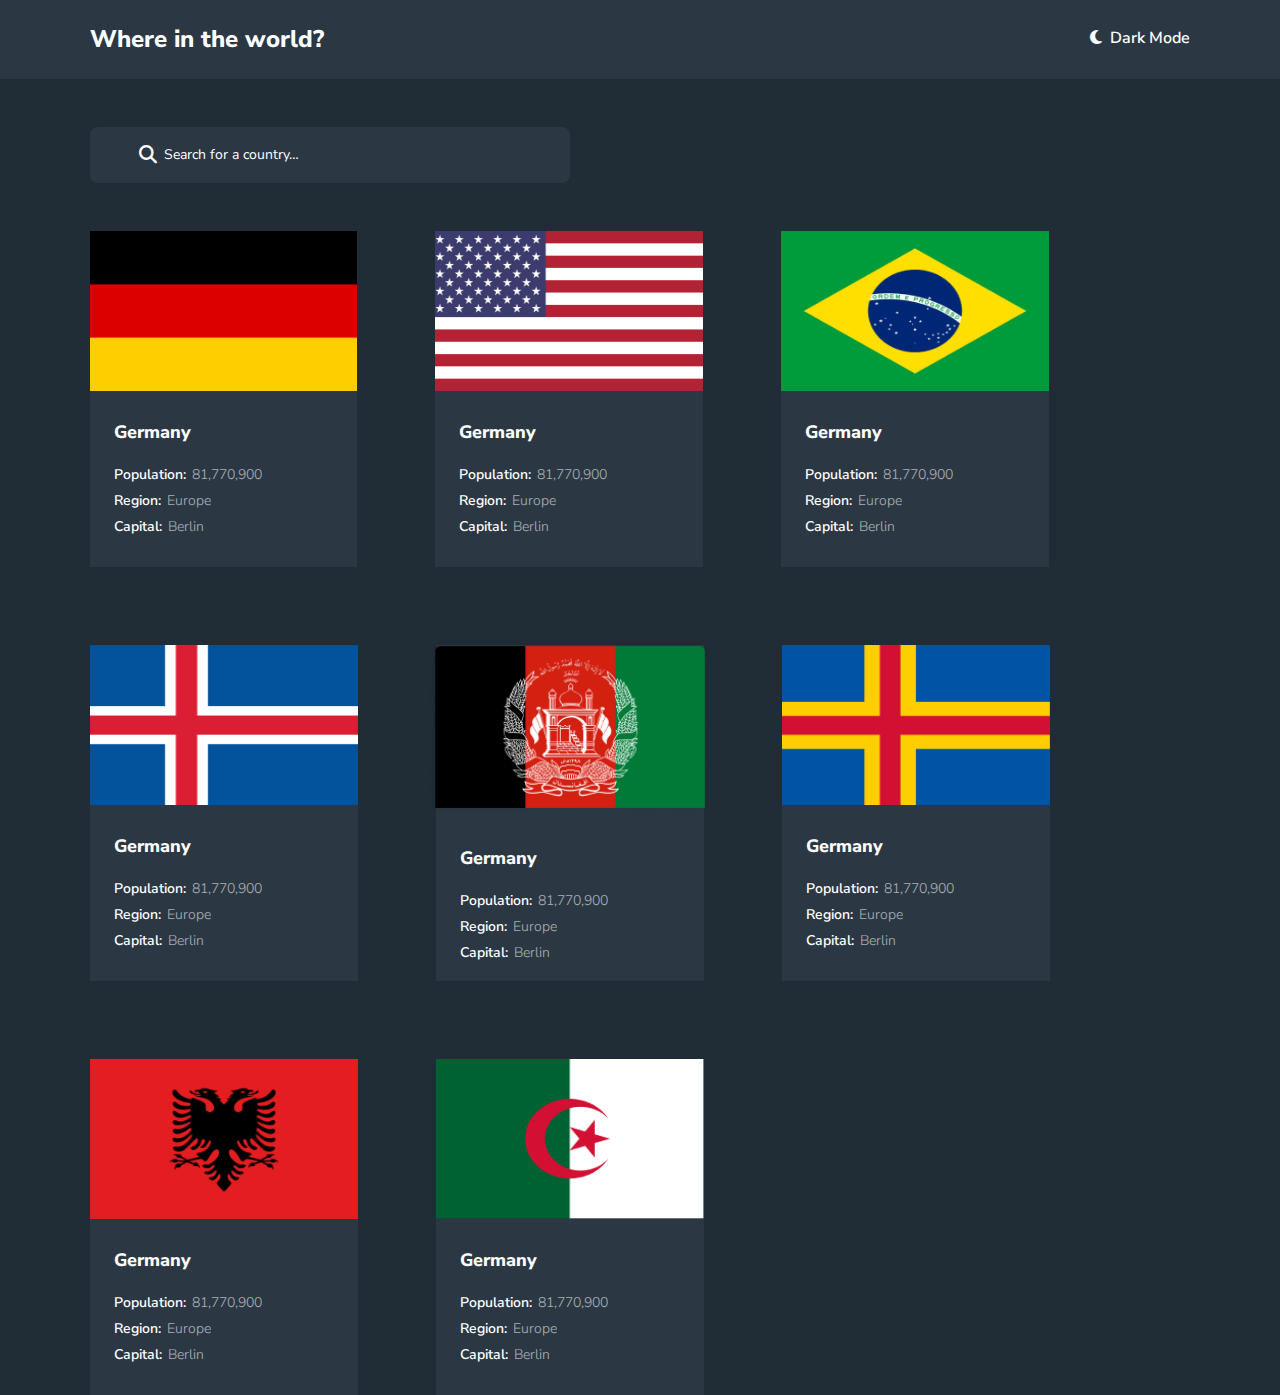
<file: index.html>
<!DOCTYPE html>
<html lang="en">
<head>
    <meta charset="UTF-8">
    <meta name="viewport" content="width=device-width, initial-scale=1.0">
    <title>World | Hasan</title>
    <link rel="stylesheet" href="style.css">
    <link rel="stylesheet" href="https://cdnjs.cloudflare.com/ajax/libs/font-awesome/6.5.2/css/all.min.css">
</head>
<body>
    <nav>
        <div class="container">
            <div class="nav-row">
                <div class="nav-left">
                    <h4>
                        Where in the world?
                    </h4>
                </div>
                <div class="nav-right">
                    <button>
                        <div class="nav-btn-row">
                            <div class="btn-left">
                                <div class="moon-icon">
                                    <i class="fa-solid fa-moon"></i>
                                </div>
                            </div>
                            <div class="btn-right">
                                Dark Mode
                            </div>
                        </div>
                    </button>
                </div>
            </div>
        </div>
    </nav>
    <header>
        <div class="container">
            <div class="search-icon">
                <i class="fa-solid fa-magnifying-glass"></i>
            </div>
            <div class="search">
                <input type="search" name="search" id="search" placeholder="Search for a country…">
            </div>
        </div>
    </header>
    <main>
        <div class="container">
            <div class="row">
                <div class="col">
                    <a href="germany.html">
                        <div class="card">
                            <div class="card-flag">
                                <img src="img/1280px-Flag_of_Germany.svg.png" alt="">
                            </div>
                            <h5>
                                Germany
                            </h5>
                            <p class="population">
                                Population: <span>81,770,900</span> 
                            </p>
                            <p class="region">
                                Region: <span>Europe</span>
                            </p>
                            <p class="capital">
                                Capital: <span>Berlin</span> 
                            </p>
                        </div>
                    </a>
                </div>
                <div class="col">
                    <a href="USA.html">
                        <div class="card">
                            <div class="card-flag">
                                <img style="width: 268px; height: 160px;" src="img/1280px-Flag_of_Germany.svg (1).png" alt="">
                            </div>
                            <h5>
                                Germany
                            </h5>
                            <p class="population">
                                Population: <span>81,770,900</span> 
                            </p>
                            <p class="region">
                                Region: <span>Europe</span>
                            </p>
                            <p class="capital">
                                Capital: <span>Berlin</span> 
                            </p>
                        </div>
                    </a>
                </div>
                <div class="col">
                    <a href="Brazil.html">
                        <div class="card">
                            <div class="card-flag">
                                <img style="width: 268px; height: 160px;" src="img/1280px-Flag_of_Germany.svg (2).png" alt="">
                            </div>
                            <h5>
                                Germany
                            </h5>
                            <p class="population">
                                Population: <span>81,770,900</span> 
                            </p>
                            <p class="region">
                                Region: <span>Europe</span>
                            </p>
                            <p class="capital">
                                Capital: <span>Berlin</span> 
                            </p>
                        </div>
                    </a>
                </div>
                <div class="col">
                    <a href="iceland.html">
                        <div class="card">
                            <div class="card-flag">
                                <img style="width: 268px; height: 160px;" src="img/1280px-Flag_of_Germany.svg (3).png" alt="">
                            </div>
                            <h5>
                                Germany
                            </h5>
                            <p class="population">
                                Population: <span>81,770,900</span> 
                            </p>
                            <p class="region">
                                Region: <span>Europe</span>
                            </p>
                            <p class="capital">
                                Capital: <span>Berlin</span> 
                            </p>
                        </div>
                    </a>
                </div>
                <div class="col">
                    <a href="afghanistan.html">
                        <div class="card">
                            <div class="card-flag">
                                <img style="margin-left: -10px; margin-top: -8px; width: 288px; height: 180px;" src="img/1280px-Flag_of_Germany.svg (4).png" alt="">
                            </div>
                            <h5>
                                Germany
                            </h5>
                            <p class="population">
                                Population: <span>81,770,900</span> 
                            </p>
                            <p class="region">
                                Region: <span>Europe</span>
                            </p>
                            <p class="capital">
                                Capital: <span>Berlin</span> 
                            </p>
                        </div>
                    </a>
                </div>
                <div class="col">
                    <a href="aland-islands.html">
                        <div class="card">
                            <div class="card-flag">
                                <img style="width: 268px; height: 160px;" src="img/1280px-Flag_of_Germany.svg (5).png" alt="">
                            </div>
                            <h5>
                                Germany
                            </h5>
                            <p class="population">
                                Population: <span>81,770,900</span> 
                            </p>
                            <p class="region">
                                Region: <span>Europe</span>
                            </p>
                            <p class="capital">
                                Capital: <span>Berlin</span> 
                            </p>
                        </div>
                    </a>
                </div>
                <div class="col">
                    <a href="albaniya.html">
                        <div class="card">
                            <div class="card-flag">
                                <img style="width: 268px; height: 160px;" src="img/1280px-Flag_of_Germany.svg (6).png" alt="">
                            </div>
                            <h5>
                                Germany
                            </h5>
                            <p class="population">
                                Population: <span>81,770,900</span> 
                            </p>
                            <p class="region">
                                Region: <span>Europe</span>
                            </p>
                            <p class="capital">
                                Capital: <span>Berlin</span> 
                            </p>
                        </div>
                    </a>
                </div>
                <div class="col">
                    <a href="algeriya.html">
                        <div class="card">
                            <div class="card-flag">
                                <img style="width: 268px; height: 160px;" src="img/1280px-Flag_of_Germany.svg (7).png" alt="">
                            </div>
                            <h5>
                                Germany
                            </h5>
                            <p class="population">
                                Population: <span>81,770,900</span> 
                            </p>
                            <p class="region">
                                Region: <span>Europe</span>
                            </p>
                            <p class="capital">
                                Capital: <span>Berlin</span> 
                            </p>
                        </div>
                    </a>
                </div>
            </div>
        </div>
    </main>
</body>
</html>
</file>
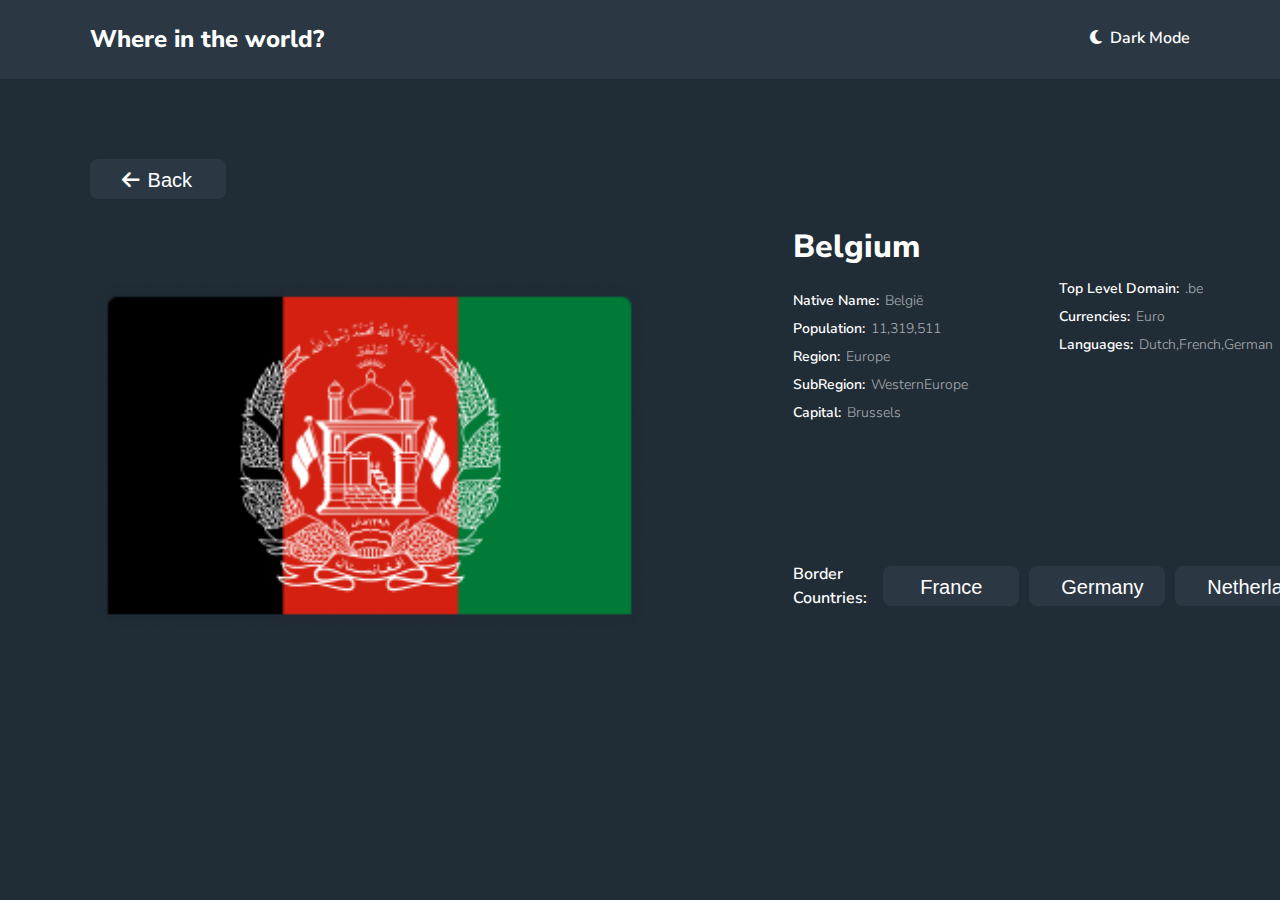
<file: afghanistan.html>
<!DOCTYPE html>
<html lang="en">
<head>
    <meta charset="UTF-8">
    <meta name="viewport" content="width=device-width, initial-scale=1.0">
    <title>Germany | Hasan</title>
    <link rel="stylesheet" href="flags.css">
    <link rel="stylesheet" href="https://cdnjs.cloudflare.com/ajax/libs/font-awesome/6.5.2/css/all.min.css">
</head>
<body>
    <nav>
        <div class="container">
            <div class="nav-row">
                <div class="nav-left">
                    <h4>
                        Where in the world?
                    </h4>
                </div>
                <div class="nav-right">
                    <button>
                        <div class="nav-btn-row">
                            <div class="btn-left">
                                <div class="moon-icon">
                                    <i class="fa-solid fa-moon"></i>
                                </div>
                            </div>
                            <div class="btn-right">
                                Dark Mode
                            </div>
                        </div>
                    </button>
                </div>
            </div>
        </div>
    </nav>
    <div class="container">
        <header>
            <a href="index.html">
                <button>
                    <div class="nav-btn-row">
                        <div class="btn-left">
                            <div class="moon-icon">
                                <i class="fa-solid fa-arrow-left"></i>
                            </div>
                        </div>
                        <div class="btn-right">
                            Back
                        </div>
                    </div>
                </button>
            </a>
            <main>
                <div class="row">
                    <div class="flag">
                        <img src="img/1280px-Flag_of_Germany.svg (4).png" alt="">
                    </div>
                    <div class="belgium">
                        <div class="left-belgium">
                            <h2>
                                Belgium
                            </h2>
                            <p class="native">
                                Native Name:<span>België</span> 
                            </p>
                            <p class="population">
                                Population:<span>11,319,511</span>
                            </p>
                            <p class="region">
                                Region: <span>Europe</span> 
                            </p>
                            <p class="sub-region">
                                SubRegion: <span>WesternEurope</span> 
                            </p>
                            <p class="capital">
                                Capital: <span>Brussels</span> 
                            </p>
                        </div>
                        <div class="end">
                            <p class="top-level">
                                Top Level Domain:<span>.be</span> 
                            </p>
                            <p class="currencies">
                                Currencies:<span>Euro</span> 
                            </p>
                            <p class="languages">
                                Languages:<span>Dutch,French,German</span> 
                            </p>
                        </div>
                        <div class="bottom-belgium">
                            <div class="text">
                                Border Countries: 
                            </div>
                            <div class="buttons-bottom">
                                <div class="btn">
                                    <button>France</button>
                                </div>
                                <div class="btn">
                                    <button>Germany</button>
                                </div>
                                <div class="btn">
                                    <button>Netherlands</button>
                                </div>
                            </div>
                        </div>
                    </div>
                </div>
            </main>
        </header>
    </div>
</body>
</html>
</file>
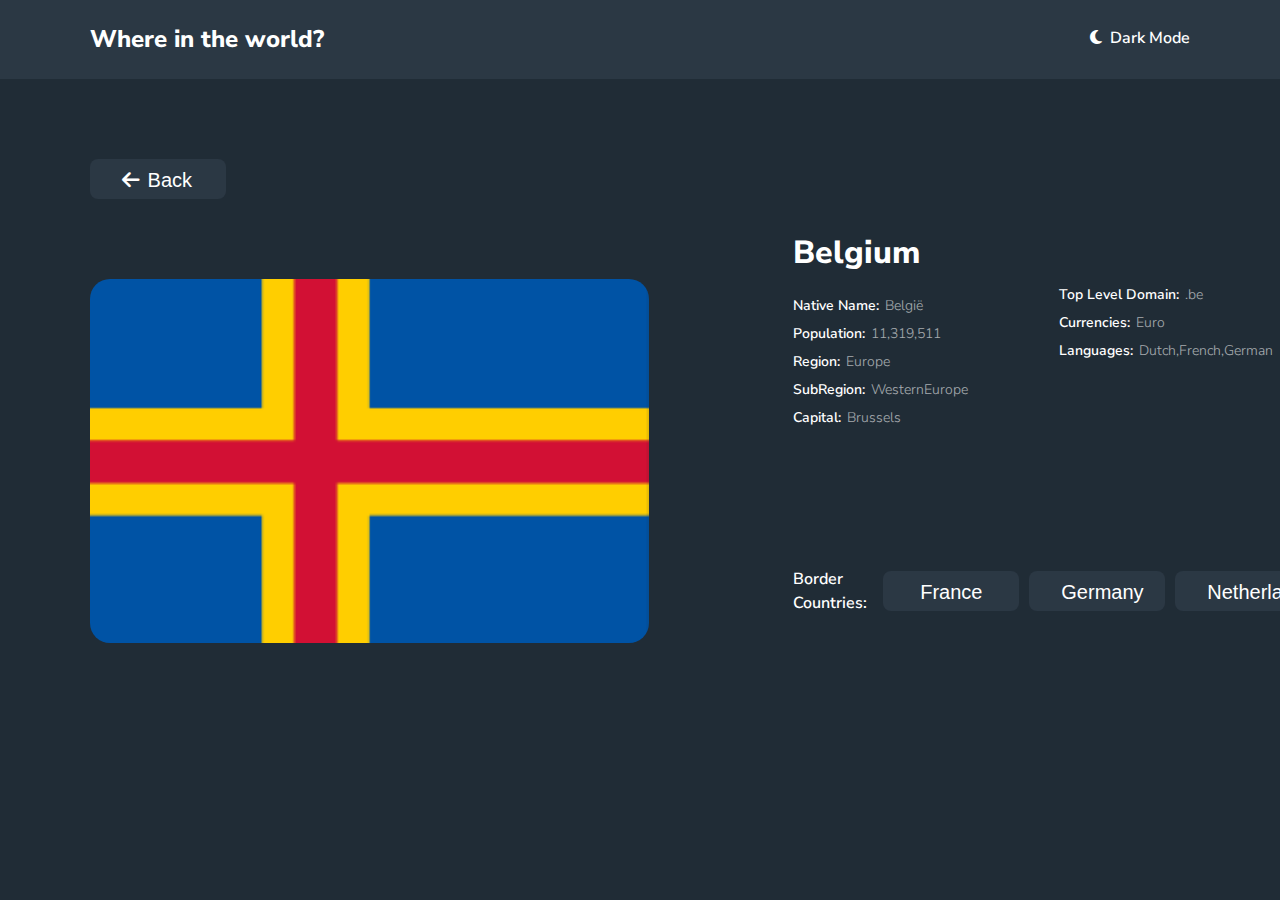
<file: aland-islands.html>
<!DOCTYPE html>
<html lang="en">
<head>
    <meta charset="UTF-8">
    <meta name="viewport" content="width=device-width, initial-scale=1.0">
    <title>Germany | Hasan</title>
    <link rel="stylesheet" href="flags.css">
    <link rel="stylesheet" href="https://cdnjs.cloudflare.com/ajax/libs/font-awesome/6.5.2/css/all.min.css">
</head>
<body>
    <nav>
        <div class="container">
            <div class="nav-row">
                <div class="nav-left">
                    <h4>
                        Where in the world?
                    </h4>
                </div>
                <div class="nav-right">
                    <button>
                        <div class="nav-btn-row">
                            <div class="btn-left">
                                <div class="moon-icon">
                                    <i class="fa-solid fa-moon"></i>
                                </div>
                            </div>
                            <div class="btn-right">
                                Dark Mode
                            </div>
                        </div>
                    </button>
                </div>
            </div>
        </div>
    </nav>
    <div class="container">
        <header>
            <a href="index.html">
                <button>
                    <div class="nav-btn-row">
                        <div class="btn-left">
                            <div class="moon-icon">
                                <i class="fa-solid fa-arrow-left"></i>
                            </div>
                        </div>
                        <div class="btn-right">
                            Back
                        </div>
                    </div>
                </button>
            </a>
            <main>
                <div class="row">
                    <div class="flag">
                        <img src="img/1280px-Flag_of_Germany.svg (5).png" alt="">
                    </div>
                    <div class="belgium">
                        <div class="left-belgium">
                            <h2>
                                Belgium
                            </h2>
                            <p class="native">
                                Native Name:<span>België</span> 
                            </p>
                            <p class="population">
                                Population:<span>11,319,511</span>
                            </p>
                            <p class="region">
                                Region: <span>Europe</span> 
                            </p>
                            <p class="sub-region">
                                SubRegion: <span>WesternEurope</span> 
                            </p>
                            <p class="capital">
                                Capital: <span>Brussels</span> 
                            </p>
                        </div>
                        <div class="end">
                            <p class="top-level">
                                Top Level Domain:<span>.be</span> 
                            </p>
                            <p class="currencies">
                                Currencies:<span>Euro</span> 
                            </p>
                            <p class="languages">
                                Languages:<span>Dutch,French,German</span> 
                            </p>
                        </div>
                        <div class="bottom-belgium">
                            <div class="text">
                                Border Countries: 
                            </div>
                            <div class="buttons-bottom">
                                <div class="btn">
                                    <button>France</button>
                                </div>
                                <div class="btn">
                                    <button>Germany</button>
                                </div>
                                <div class="btn">
                                    <button>Netherlands</button>
                                </div>
                            </div>
                        </div>
                    </div>
                </div>
            </main>
        </header>
    </div>
</body>
</html>
</file>
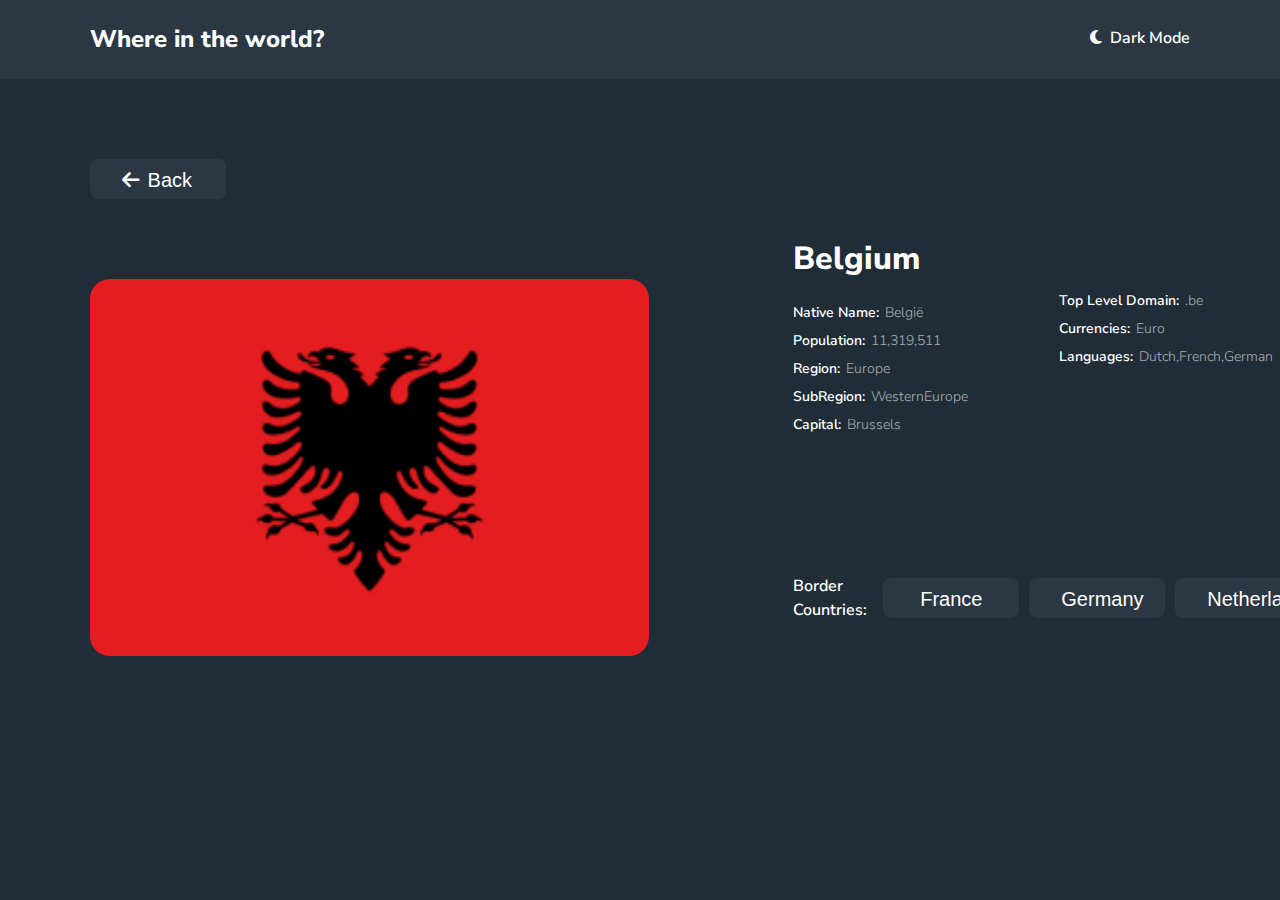
<file: albaniya.html>
<!DOCTYPE html>
<html lang="en">
<head>
    <meta charset="UTF-8">
    <meta name="viewport" content="width=device-width, initial-scale=1.0">
    <title>Germany | Hasan</title>
    <link rel="stylesheet" href="flags.css">
    <link rel="stylesheet" href="https://cdnjs.cloudflare.com/ajax/libs/font-awesome/6.5.2/css/all.min.css">
</head>
<body>
    <nav>
        <div class="container">
            <div class="nav-row">
                <div class="nav-left">
                    <h4>
                        Where in the world?
                    </h4>
                </div>
                <div class="nav-right">
                    <button>
                        <div class="nav-btn-row">
                            <div class="btn-left">
                                <div class="moon-icon">
                                    <i class="fa-solid fa-moon"></i>
                                </div>
                            </div>
                            <div class="btn-right">
                                Dark Mode
                            </div>
                        </div>
                    </button>
                </div>
            </div>
        </div>
    </nav>
    <div class="container">
        <header>
            <a href="index.html">
                <button>
                    <div class="nav-btn-row">
                        <div class="btn-left">
                            <div class="moon-icon">
                                <i class="fa-solid fa-arrow-left"></i>
                            </div>
                        </div>
                        <div class="btn-right">
                            Back
                        </div>
                    </div>
                </button>
            </a>
            <main>
                <div class="row">
                    <div class="flag">
                        <img src="img/1280px-Flag_of_Germany.svg (6).png" alt="">
                    </div>
                    <div class="belgium">
                        <div class="left-belgium">
                            <h2>
                                Belgium
                            </h2>
                            <p class="native">
                                Native Name:<span>België</span> 
                            </p>
                            <p class="population">
                                Population:<span>11,319,511</span>
                            </p>
                            <p class="region">
                                Region: <span>Europe</span> 
                            </p>
                            <p class="sub-region">
                                SubRegion: <span>WesternEurope</span> 
                            </p>
                            <p class="capital">
                                Capital: <span>Brussels</span> 
                            </p>
                        </div>
                        <div class="end">
                            <p class="top-level">
                                Top Level Domain:<span>.be</span> 
                            </p>
                            <p class="currencies">
                                Currencies:<span>Euro</span> 
                            </p>
                            <p class="languages">
                                Languages:<span>Dutch,French,German</span> 
                            </p>
                        </div>
                        <div class="bottom-belgium">
                            <div class="text">
                                Border Countries: 
                            </div>
                            <div class="buttons-bottom">
                                <div class="btn">
                                    <button>France</button>
                                </div>
                                <div class="btn">
                                    <button>Germany</button>
                                </div>
                                <div class="btn">
                                    <button>Netherlands</button>
                                </div>
                            </div>
                        </div>
                    </div>
                </div>
            </main>
        </header>
    </div>
</body>
</html>
</file>
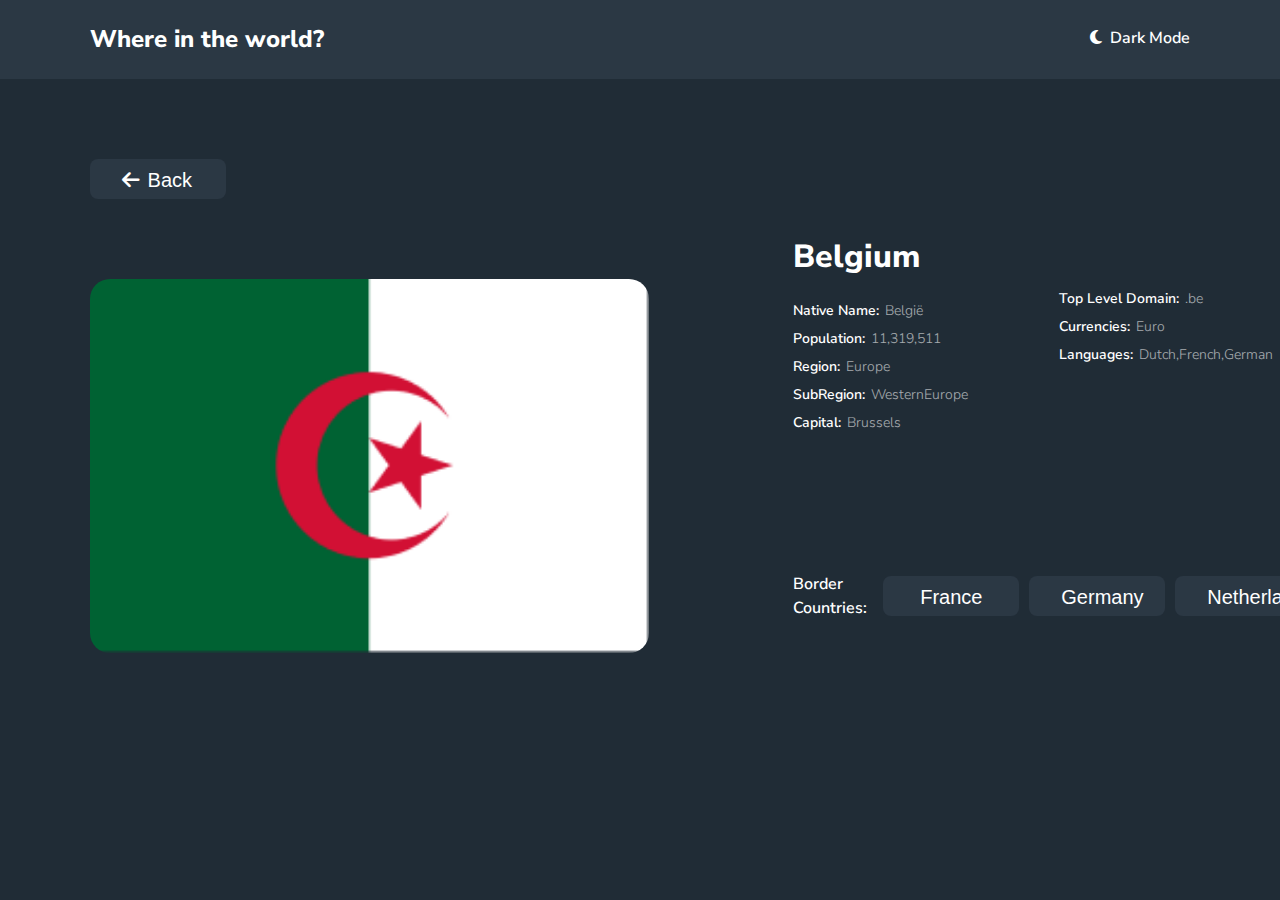
<file: algeriya.html>
<!DOCTYPE html>
<html lang="en">
<head>
    <meta charset="UTF-8">
    <meta name="viewport" content="width=device-width, initial-scale=1.0">
    <title>Germany | Hasan</title>
    <link rel="stylesheet" href="flags.css">
    <link rel="stylesheet" href="https://cdnjs.cloudflare.com/ajax/libs/font-awesome/6.5.2/css/all.min.css">
</head>
<body>
    <nav>
        <div class="container">
            <div class="nav-row">
                <div class="nav-left">
                    <h4>
                        Where in the world?
                    </h4>
                </div>
                <div class="nav-right">
                    <button>
                        <div class="nav-btn-row">
                            <div class="btn-left">
                                <div class="moon-icon">
                                    <i class="fa-solid fa-moon"></i>
                                </div>
                            </div>
                            <div class="btn-right">
                                Dark Mode
                            </div>
                        </div>
                    </button>
                </div>
            </div>
        </div>
    </nav>
    <div class="container">
        <header>
            <a href="index.html">
                <button>
                    <div class="nav-btn-row">
                        <div class="btn-left">
                            <div class="moon-icon">
                                <i class="fa-solid fa-arrow-left"></i>
                            </div>
                        </div>
                        <div class="btn-right">
                            Back
                        </div>
                    </div>
                </button>
            </a>
            <main>
                <div class="row">
                    <div class="flag">
                        <img src="img/1280px-Flag_of_Germany.svg (7).png" alt="">
                    </div>
                    <div class="belgium">
                        <div class="left-belgium">
                            <h2>
                                Belgium
                            </h2>
                            <p class="native">
                                Native Name:<span>België</span> 
                            </p>
                            <p class="population">
                                Population:<span>11,319,511</span>
                            </p>
                            <p class="region">
                                Region: <span>Europe</span> 
                            </p>
                            <p class="sub-region">
                                SubRegion: <span>WesternEurope</span> 
                            </p>
                            <p class="capital">
                                Capital: <span>Brussels</span> 
                            </p>
                        </div>
                        <div class="end">
                            <p class="top-level">
                                Top Level Domain:<span>.be</span> 
                            </p>
                            <p class="currencies">
                                Currencies:<span>Euro</span> 
                            </p>
                            <p class="languages">
                                Languages:<span>Dutch,French,German</span> 
                            </p>
                        </div>
                        <div class="bottom-belgium">
                            <div class="text">
                                Border Countries: 
                            </div>
                            <div class="buttons-bottom">
                                <div class="btn">
                                    <button>France</button>
                                </div>
                                <div class="btn">
                                    <button>Germany</button>
                                </div>
                                <div class="btn">
                                    <button>Netherlands</button>
                                </div>
                            </div>
                        </div>
                    </div>
                </div>
            </main>
        </header>
    </div>
</body>
</html>
</file>
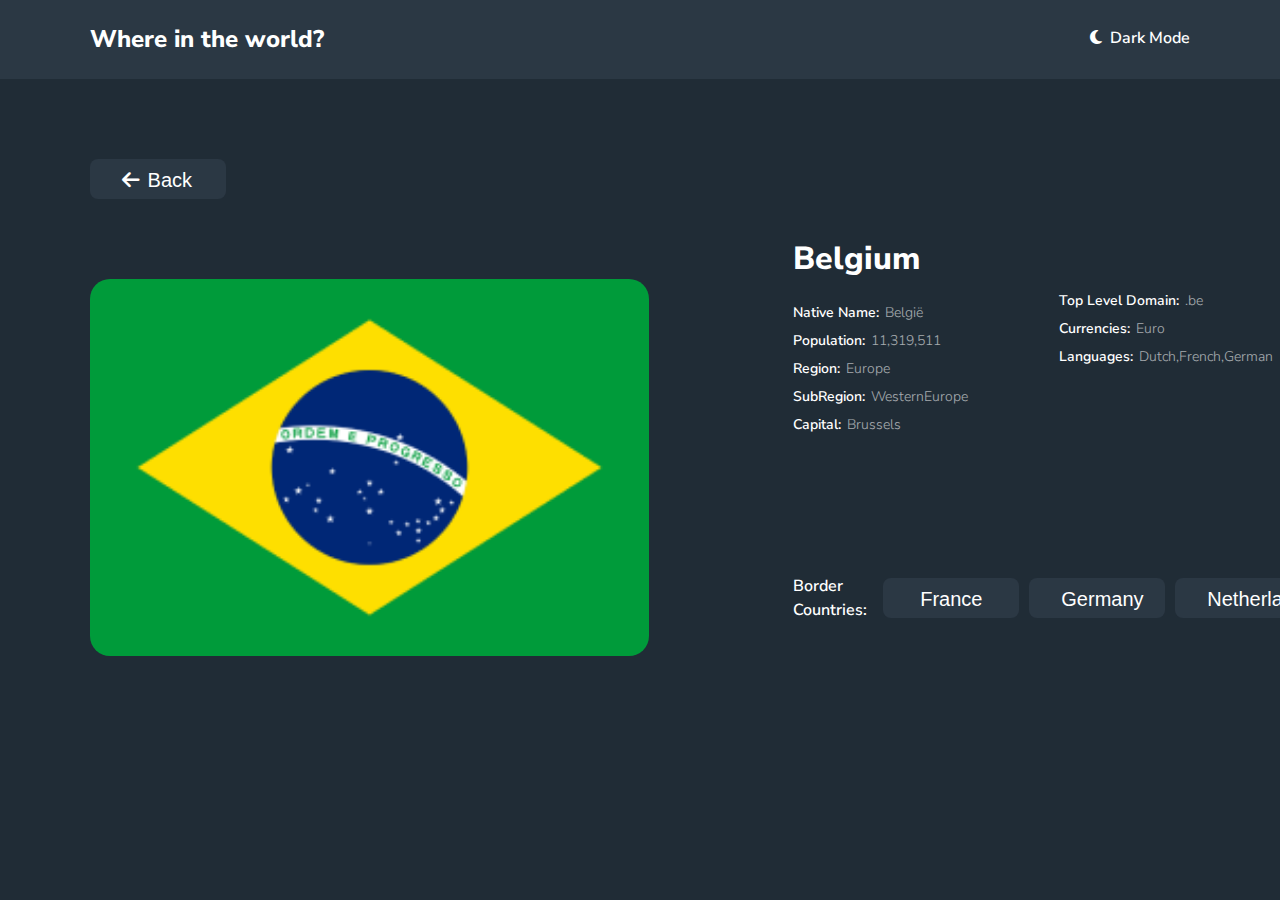
<file: Brazil.html>
<!DOCTYPE html>
<html lang="en">
<head>
    <meta charset="UTF-8">
    <meta name="viewport" content="width=device-width, initial-scale=1.0">
    <title>Germany | Hasan</title>
    <link rel="stylesheet" href="flags.css">
    <link rel="stylesheet" href="https://cdnjs.cloudflare.com/ajax/libs/font-awesome/6.5.2/css/all.min.css">
</head>
<body>
    <nav>
        <div class="container">
            <div class="nav-row">
                <div class="nav-left">
                    <h4>
                        Where in the world?
                    </h4>
                </div>
                <div class="nav-right">
                    <button>
                        <div class="nav-btn-row">
                            <div class="btn-left">
                                <div class="moon-icon">
                                    <i class="fa-solid fa-moon"></i>
                                </div>
                            </div>
                            <div class="btn-right">
                                Dark Mode
                            </div>
                        </div>
                    </button>
                </div>
            </div>
        </div>
    </nav>
    <div class="container">
        <header>
            <a href="index.html">
                <button>
                    <div class="nav-btn-row">
                        <div class="btn-left">
                            <div class="moon-icon">
                                <i class="fa-solid fa-arrow-left"></i>
                            </div>
                        </div>
                        <div class="btn-right">
                            Back
                        </div>
                    </div>
                </button>
            </a>
            <main>
                <div class="row">
                    <div class="flag">
                        <img src="img/1280px-Flag_of_Germany.svg (2).png" alt="">
                    </div>
                    <div class="belgium">
                        <div class="left-belgium">
                            <h2>
                                Belgium
                            </h2>
                            <p class="native">
                                Native Name:<span>België</span> 
                            </p>
                            <p class="population">
                                Population:<span>11,319,511</span>
                            </p>
                            <p class="region">
                                Region: <span>Europe</span> 
                            </p>
                            <p class="sub-region">
                                SubRegion: <span>WesternEurope</span> 
                            </p>
                            <p class="capital">
                                Capital: <span>Brussels</span> 
                            </p>
                        </div>
                        <div class="end">
                            <p class="top-level">
                                Top Level Domain:<span>.be</span> 
                            </p>
                            <p class="currencies">
                                Currencies:<span>Euro</span> 
                            </p>
                            <p class="languages">
                                Languages:<span>Dutch,French,German</span> 
                            </p>
                        </div>
                        <div class="bottom-belgium">
                            <div class="text">
                                Border Countries: 
                            </div>
                            <div class="buttons-bottom">
                                <div class="btn">
                                    <button>France</button>
                                </div>
                                <div class="btn">
                                    <button>Germany</button>
                                </div>
                                <div class="btn">
                                    <button>Netherlands</button>
                                </div>
                            </div>
                        </div>
                    </div>
                </div>
            </main>
        </header>
    </div>
</body>
</html>
</file>
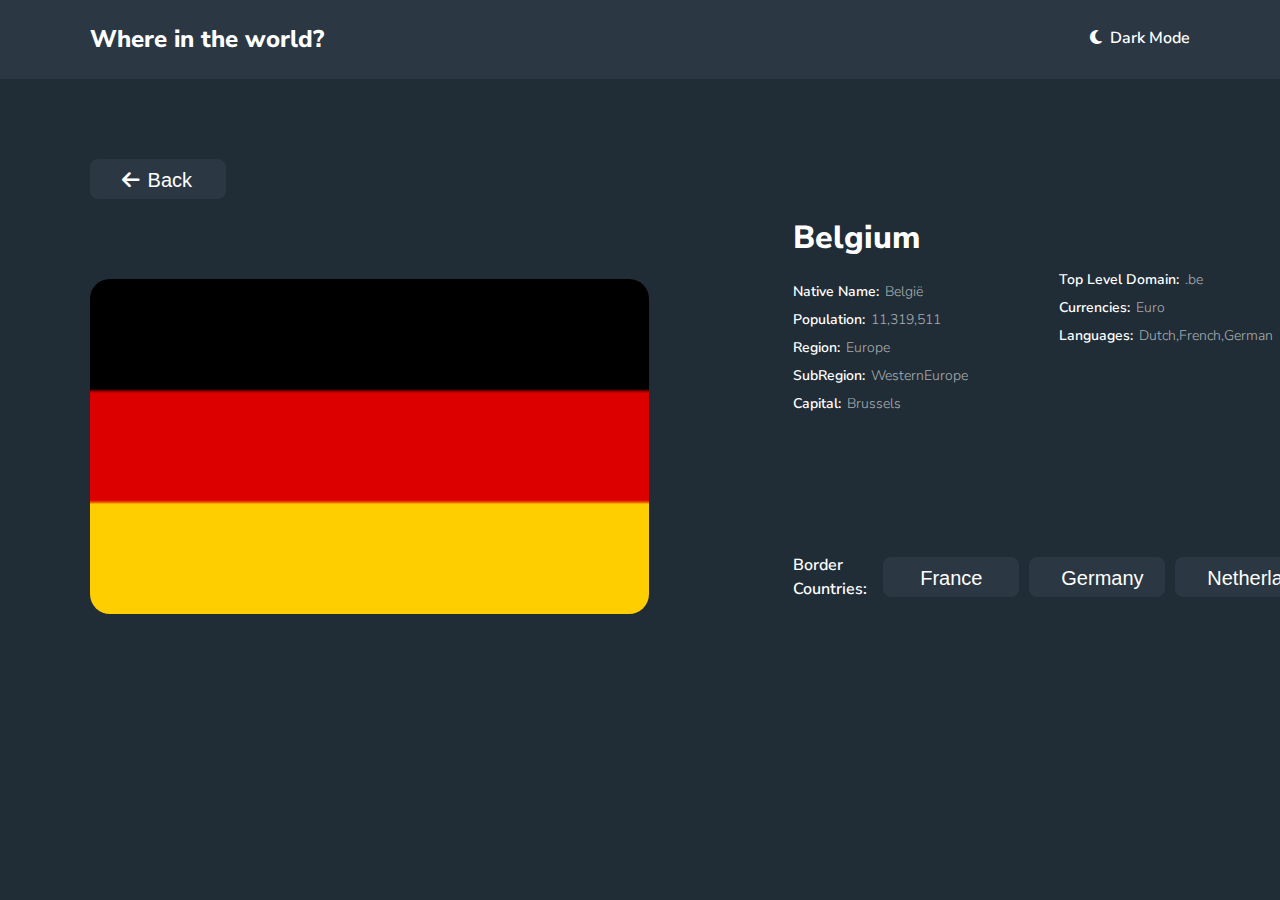
<file: germany.html>
<!DOCTYPE html>
<html lang="en">
<head>
    <meta charset="UTF-8">
    <meta name="viewport" content="width=device-width, initial-scale=1.0">
    <title>Germany | Hasan</title>
    <link rel="stylesheet" href="flags.css">
    <link rel="stylesheet" href="https://cdnjs.cloudflare.com/ajax/libs/font-awesome/6.5.2/css/all.min.css">
</head>
<body>
    <nav>
        <div class="container">
            <div class="nav-row">
                <div class="nav-left">
                    <h4>
                        Where in the world?
                    </h4>
                </div>
                <div class="nav-right">
                    <button>
                        <div class="nav-btn-row">
                            <div class="btn-left">
                                <div class="moon-icon">
                                    <i class="fa-solid fa-moon"></i>
                                </div>
                            </div>
                            <div class="btn-right">
                                Dark Mode
                            </div>
                        </div>
                    </button>
                </div>
            </div>
        </div>
    </nav>
    <div class="container">
        <header>
            <a href="index.html">
                <button>
                    <div class="nav-btn-row">
                        <div class="btn-left">
                            <div class="moon-icon">
                                <i class="fa-solid fa-arrow-left"></i>
                            </div>
                        </div>
                        <div class="btn-right">
                            Back
                        </div>
                    </div>
                </button>
            </a>
            <main>
                <div class="row">
                    <div class="flag">
                        <img src="img/1280px-Flag_of_Germany.svg.png" alt="">
                    </div>
                    <div class="belgium">
                        <div class="left-belgium">
                            <h2>
                                Belgium
                            </h2>
                            <p class="native">
                                Native Name:<span>België</span> 
                            </p>
                            <p class="population">
                                Population:<span>11,319,511</span>
                            </p>
                            <p class="region">
                                Region: <span>Europe</span> 
                            </p>
                            <p class="sub-region">
                                SubRegion: <span>WesternEurope</span> 
                            </p>
                            <p class="capital">
                                Capital: <span>Brussels</span> 
                            </p>
                        </div>
                        <div class="end">
                            <p class="top-level">
                                Top Level Domain:<span>.be</span> 
                            </p>
                            <p class="currencies">
                                Currencies:<span>Euro</span> 
                            </p>
                            <p class="languages">
                                Languages:<span>Dutch,French,German</span> 
                            </p>
                        </div>
                        <div class="bottom-belgium">
                            <div class="text">
                                Border Countries: 
                            </div>
                            <div class="buttons-bottom">
                                <div class="btn">
                                    <button>France</button>
                                </div>
                                <div class="btn">
                                    <button>Germany</button>
                                </div>
                                <div class="btn">
                                    <button>Netherlands</button>
                                </div>
                            </div>
                        </div>
                    </div>
                </div>
            </main>
        </header>
    </div>
</body>
</html>
</file>
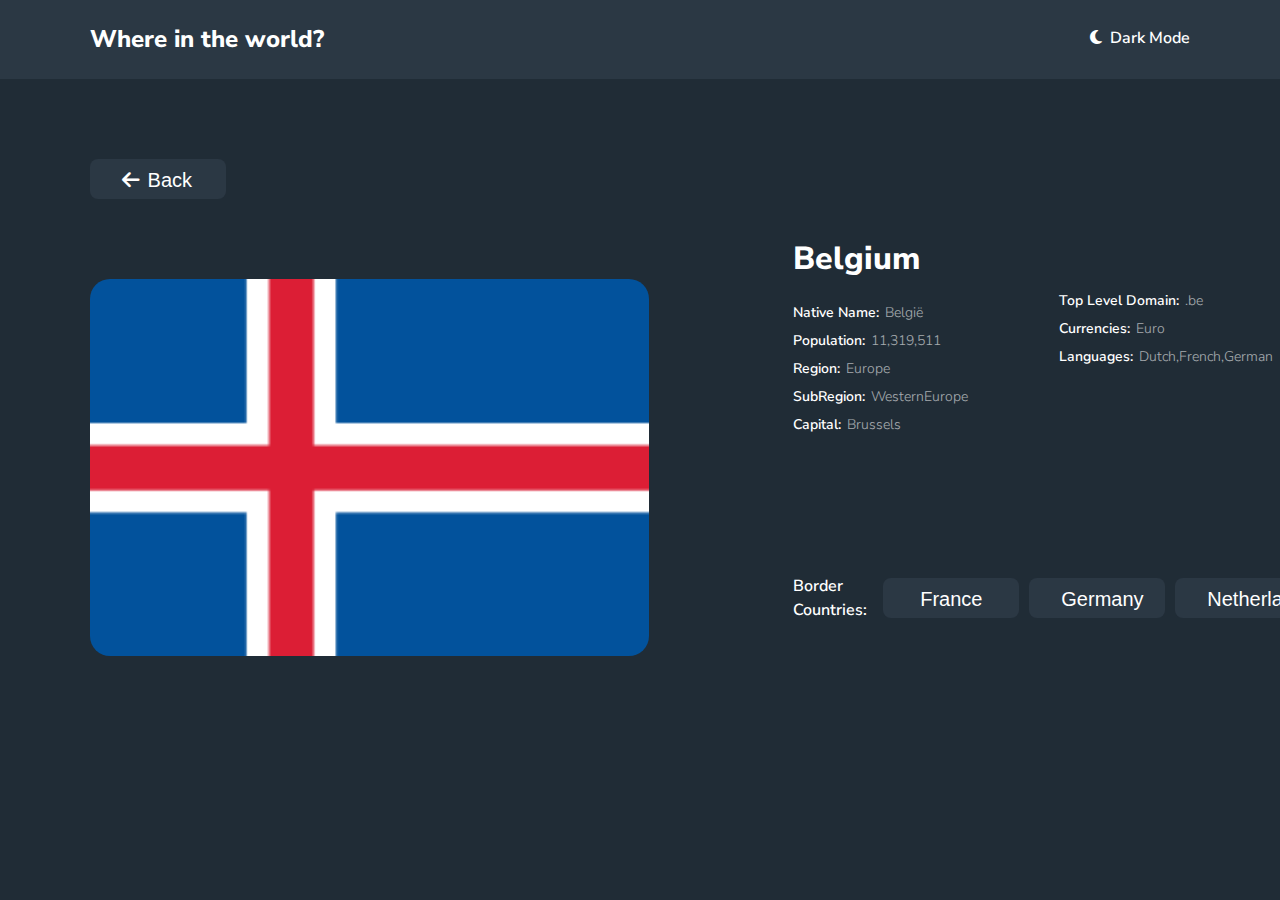
<file: iceland.html>
<!DOCTYPE html>
<html lang="en">
<head>
    <meta charset="UTF-8">
    <meta name="viewport" content="width=device-width, initial-scale=1.0">
    <title>Germany | Hasan</title>
    <link rel="stylesheet" href="flags.css">
    <link rel="stylesheet" href="https://cdnjs.cloudflare.com/ajax/libs/font-awesome/6.5.2/css/all.min.css">
</head>
<body>
    <nav>
        <div class="container">
            <div class="nav-row">
                <div class="nav-left">
                    <h4>
                        Where in the world?
                    </h4>
                </div>
                <div class="nav-right">
                    <button>
                        <div class="nav-btn-row">
                            <div class="btn-left">
                                <div class="moon-icon">
                                    <i class="fa-solid fa-moon"></i>
                                </div>
                            </div>
                            <div class="btn-right">
                                Dark Mode
                            </div>
                        </div>
                    </button>
                </div>
            </div>
        </div>
    </nav>
    <div class="container">
        <header>
            <a href="index.html">
                <button>
                    <div class="nav-btn-row">
                        <div class="btn-left">
                            <div class="moon-icon">
                                <i class="fa-solid fa-arrow-left"></i>
                            </div>
                        </div>
                        <div class="btn-right">
                            Back
                        </div>
                    </div>
                </button>
            </a>
            <main>
                <div class="row">
                    <div class="flag">
                        <img src="img/1280px-Flag_of_Germany.svg (3).png" alt="">
                    </div>
                    <div class="belgium">
                        <div class="left-belgium">
                            <h2>
                                Belgium
                            </h2>
                            <p class="native">
                                Native Name:<span>België</span> 
                            </p>
                            <p class="population">
                                Population:<span>11,319,511</span>
                            </p>
                            <p class="region">
                                Region: <span>Europe</span> 
                            </p>
                            <p class="sub-region">
                                SubRegion: <span>WesternEurope</span> 
                            </p>
                            <p class="capital">
                                Capital: <span>Brussels</span> 
                            </p>
                        </div>
                        <div class="end">
                            <p class="top-level">
                                Top Level Domain:<span>.be</span> 
                            </p>
                            <p class="currencies">
                                Currencies:<span>Euro</span> 
                            </p>
                            <p class="languages">
                                Languages:<span>Dutch,French,German</span> 
                            </p>
                        </div>
                        <div class="bottom-belgium">
                            <div class="text">
                                Border Countries: 
                            </div>
                            <div class="buttons-bottom">
                                <div class="btn">
                                    <button>France</button>
                                </div>
                                <div class="btn">
                                    <button>Germany</button>
                                </div>
                                <div class="btn">
                                    <button>Netherlands</button>
                                </div>
                            </div>
                        </div>
                    </div>
                </div>
            </main>
        </header>
    </div>
</body>
</html>
</file>
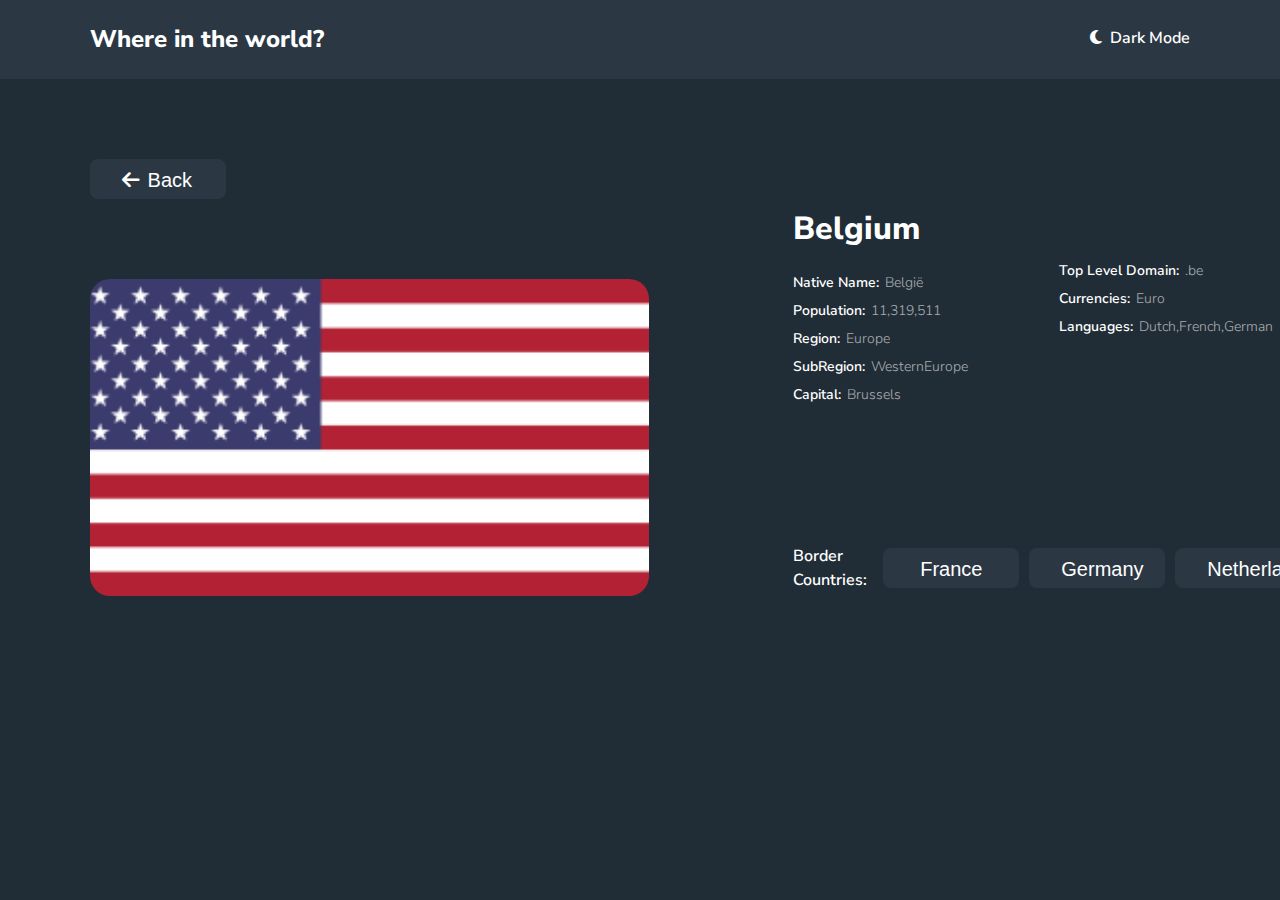
<file: USA.html>
<!DOCTYPE html>
<html lang="en">
<head>
    <meta charset="UTF-8">
    <meta name="viewport" content="width=device-width, initial-scale=1.0">
    <title>Germany | Hasan</title>
    <link rel="stylesheet" href="flags.css">
    <link rel="stylesheet" href="https://cdnjs.cloudflare.com/ajax/libs/font-awesome/6.5.2/css/all.min.css">
</head>
<body>
    <nav>
        <div class="container">
            <div class="nav-row">
                <div class="nav-left">
                    <h4>
                        Where in the world?
                    </h4>
                </div>
                <div class="nav-right">
                    <button>
                        <div class="nav-btn-row">
                            <div class="btn-left">
                                <div class="moon-icon">
                                    <i class="fa-solid fa-moon"></i>
                                </div>
                            </div>
                            <div class="btn-right">
                                Dark Mode
                            </div>
                        </div>
                    </button>
                </div>
            </div>
        </div>
    </nav>
    <div class="container">
        <header>
            <a href="index.html">
                <button>
                    <div class="nav-btn-row">
                        <div class="btn-left">
                            <div class="moon-icon">
                                <i class="fa-solid fa-arrow-left"></i>
                            </div>
                        </div>
                        <div class="btn-right">
                            Back
                        </div>
                    </div>
                </button>
            </a>
            <main>
                <div class="row">
                    <div class="flag">
                        <img src="img/1280px-Flag_of_Germany.svg (1).png" alt="">
                    </div>
                    <div class="belgium">
                        <div class="left-belgium">
                            <h2>
                                Belgium
                            </h2>
                            <p class="native">
                                Native Name:<span>België</span> 
                            </p>
                            <p class="population">
                                Population:<span>11,319,511</span>
                            </p>
                            <p class="region">
                                Region: <span>Europe</span> 
                            </p>
                            <p class="sub-region">
                                SubRegion: <span>WesternEurope</span> 
                            </p>
                            <p class="capital">
                                Capital: <span>Brussels</span> 
                            </p>
                        </div>
                        <div class="end">
                            <p class="top-level">
                                Top Level Domain:<span>.be</span> 
                            </p>
                            <p class="currencies">
                                Currencies:<span>Euro</span> 
                            </p>
                            <p class="languages">
                                Languages:<span>Dutch,French,German</span> 
                            </p>
                        </div>
                        <div class="bottom-belgium">
                            <div class="text">
                                Border Countries: 
                            </div>
                            <div class="buttons-bottom">
                                <div class="btn">
                                    <button>France</button>
                                </div>
                                <div class="btn">
                                    <button>Germany</button>
                                </div>
                                <div class="btn">
                                    <button>Netherlands</button>
                                </div>
                            </div>
                        </div>
                    </div>
                </div>
            </main>
        </header>
    </div>
</body>
</html>
</file>
<file: style.css>
@import url('https://fonts.googleapis.com/css2?family=Chakra+Petch:ital,wght@0,300;0,400;0,500;0,600;0,700;1,300;1,400;1,500;1,600;1,700&family=Inter:wght@100..900&family=Lexend:wght@100..900&family=Merriweather:ital,wght@0,300;0,400;0,700;0,900;1,300;1,400;1,700;1,900&family=Mulish:ital,wght@0,200..1000;1,200..1000&family=Nunito+Sans:ital,opsz,wght@0,6..12,200..1000;1,6..12,200..1000&family=Playfair+Display:ital,wght@0,400..900;1,400..900&family=Poppins:ital,wght@0,100;0,200;0,300;0,400;0,500;0,600;0,700;0,800;0,900;1,100;1,200;1,300;1,400;1,500;1,600;1,700;1,800;1,900&family=Roboto:ital,wght@0,100;0,300;0,400;0,500;0,700;0,900;1,100;1,300;1,400;1,500;1,700;1,900&family=Rubik:ital,wght@0,300..900;1,300..900&family=Sora:wght@100..800&display=swap');

* {
    margin: 0;
    padding: 0;
    box-sizing: border-box;
}

.container {
    width: 86%;
    margin: 0 auto;
}

body {
    background-color: #202C36;
}

nav {
    background: #2B3844;
}

.nav-row {
    padding: 23px 0px;
    display: flex;
    align-items: center;
    justify-content: space-between;
}

.nav-btn-row {
    display: flex;
    align-items: center;
    gap: 8px;
}

.nav-left h4 {
    font-family: Nunito Sans;
    font-size: 24px;
    font-weight: 800;
    line-height: 32.74px;
    color: #fff;
}

.nav-right button {
    background: none;
    border: none;
    font-family: Nunito Sans;
    font-size: 16px;
    font-weight: 600;
    line-height: 21.82px;
    color: #fff;
    cursor: pointer;
}

/* Header start */

header {
    display: flex;
    align-items: center;
    position: relative;

}

header input {
    max-width: 480px;
    width: 100%;
    height: 56px;
    padding: 19px 32px 19px 74px;
    border: none;
    margin-top: 48px;
    margin-bottom: 48px;
    color: #fff;
    font-family: Nunito Sans;
    font-size: 14px;
    font-weight: 400;
    line-height: 20px;
    border-radius: 8px;
    background-color: #2B3844;
}

header input::placeholder {
    color: #fff;
    font-family: Nunito Sans;
    font-size: 14px;
    font-weight: 400;
    line-height: 20px;
}

.search-icon {
    position: absolute;
    top: 66px;
    left: 139px;
    font-size: 18px;
    color: #fff;
}

/* Main start */

main {
    height: 110vh;
}

.row {
    display: flex;
    flex-wrap: wrap;
    gap: 78px;
}

.card {
    max-width: 268px;
    width: 100%;
    height: 336px;
    background-color: #2B3844;
}

main a {
    text-decoration: none;
}

.card h5 {
    margin-top: 24px;
    margin-left: 24px;
    height: 24px;
    font-family: Nunito Sans;
    font-size: 18px;
    font-weight: 800;
    line-height: 26px;
    color: #fff;
}

.card p {
    gap: 6px;
    display: flex;
    align-items: center;
    width: 149px;
    height: 64px;
    font-family: Nunito Sans;
    font-size: 14px;
    font-weight: 600;
    line-height: 16px;
    color: #fff;
}

.card p span {
    font-family: Nunito Sans;
    font-size: 14px;
    font-weight: 300;
    line-height: 16px;
    opacity: 60%;
}

.population {
    margin-left: 24px;
}

.region {
    margin-top: -38px;
    margin-left: 24px;
}

.capital {
    margin-top: -38px;
    margin-left: 24px;
}

@media only screen and (max-width: 376px) {

    .row .col {
        width: 100%;
        column-gap: 0;
        display: flex;
        justify-content: center;
    }

    .search {
        width: 300px;
    }

    header {
        margin-left: 20px;
    }

    .search-icon {
        left: 60px;
    }

    .nav-left h4 {
        font-size: 16px;
    }
}
</file>
<file: flags.css>
@import url('https://fonts.googleapis.com/css2?family=Chakra+Petch:ital,wght@0,300;0,400;0,500;0,600;0,700;1,300;1,400;1,500;1,600;1,700&family=Inter:wght@100..900&family=Lexend:wght@100..900&family=Merriweather:ital,wght@0,300;0,400;0,700;0,900;1,300;1,400;1,700;1,900&family=Mulish:ital,wght@0,200..1000;1,200..1000&family=Nunito+Sans:ital,opsz,wght@0,6..12,200..1000;1,6..12,200..1000&family=Playfair+Display:ital,wght@0,400..900;1,400..900&family=Poppins:ital,wght@0,100;0,200;0,300;0,400;0,500;0,600;0,700;0,800;0,900;1,100;1,200;1,300;1,400;1,500;1,600;1,700;1,800;1,900&family=Roboto:ital,wght@0,100;0,300;0,400;0,500;0,700;0,900;1,100;1,300;1,400;1,500;1,700;1,900&family=Rubik:ital,wght@0,300..900;1,300..900&family=Sora:wght@100..800&display=swap');

* {
    margin: 0;
    padding: 0;
    box-sizing: border-box;
}

.container {
    width: 86%;
    margin: 0 auto;
}

body {
    background-color: #202C36;
}

nav {
    background: #2B3844;
}

.nav-row {
    padding: 23px 0px;
    display: flex;
    align-items: center;
    justify-content: space-between;
}

.nav-btn-row {
    display: flex;
    align-items: center;
    gap: 8px;
}

.nav-left h4 {
    font-family: Nunito Sans;
    font-size: 24px;
    font-weight: 800;
    line-height: 32.74px;
    color: #fff;
}

.nav-right button {
    background: none;
    border: none;
    font-family: Nunito Sans;
    font-size: 16px;
    font-weight: 600;
    line-height: 21.82px;
    color: #fff;
    cursor: pointer;
}

header button {
    width: 136px;
    height: 40px;
    background-color: #2B3844;
    border: none;
    padding: 10px 32px 10px 32px;
    color: #fff;
    font-size: 20px;
    margin-top: 80px;
    cursor: pointer;
    border-radius: 8px;
}

.flag img {
    border-radius: 20px;
    width: 559.71px;
    /* width: 100%; */
    margin-top: 80px;
}

.row {
    display: flex;
    align-items: center;
    gap: 144px;
}

.belgium {
    display: flex;
    flex-wrap: wrap;
    align-items: center;
    gap: 117px;
}

.belgium h2 {
    font-family: Nunito Sans;
    font-size: 32px;
    font-weight: 800;
    line-height: 43.65px;
    color: #fff;
}

.belgium p,
.end p {
    gap: 6px;
    display: flex;
    align-items: center;
    width: 149px;
    height: 64px;
    font-family: Nunito Sans;
    font-size: 14px;
    font-weight: 600;
    line-height: 16px;
    color: #fff;
}

.belgium p span,
.end p span {
    font-family: Nunito Sans;
    font-size: 14px;
    font-weight: 300;
    line-height: 16px;
    opacity: 60%;
}

.population {
    margin-top: -36px;
}

.region {
    margin-top: -36px;
}

.sub-region {
    margin-top: -36px;
}

.capital {
    margin-top: -36px;
}

.top-level {
    margin-top: -36px;
}

.currencies {
    margin-top: -36px;
}

.languages {
    margin-top: -36px;
}

.buttons-bottom {
    display: flex;
    margin-top: -80px;
    gap: 10px;
}

.bottom-belgium {
    display: flex;
    align-items: center;
    gap: 16px;
}

.text {
    font-family: Nunito Sans;
    font-size: 16px;
    font-weight: 600;
    line-height: 24px;
    text-align: left;
    color: #fff;
}

@media only screen and (max-width:376px) {
    
    .flag img{
        margin-top: 40px;
        width: 330px;
        height: 200px;
    }

    .row {
        flex-direction: column;
    }

    .belgium {
        margin-left: -150px;
        flex-direction: column;
        
    }

    .bottom-belgium {
        flex-direction: column;
        
    }

    .nav-left h4 {
        font-size:  16px;
    }

    .buttons-bottom {
        margin-left: 170px;
    }

    .buttons-bottom button {
        width: 96px;
        height: 28px;
        font-size: 12px;
        padding: 6px 12px 6px 12px;
    }

}
</file>
